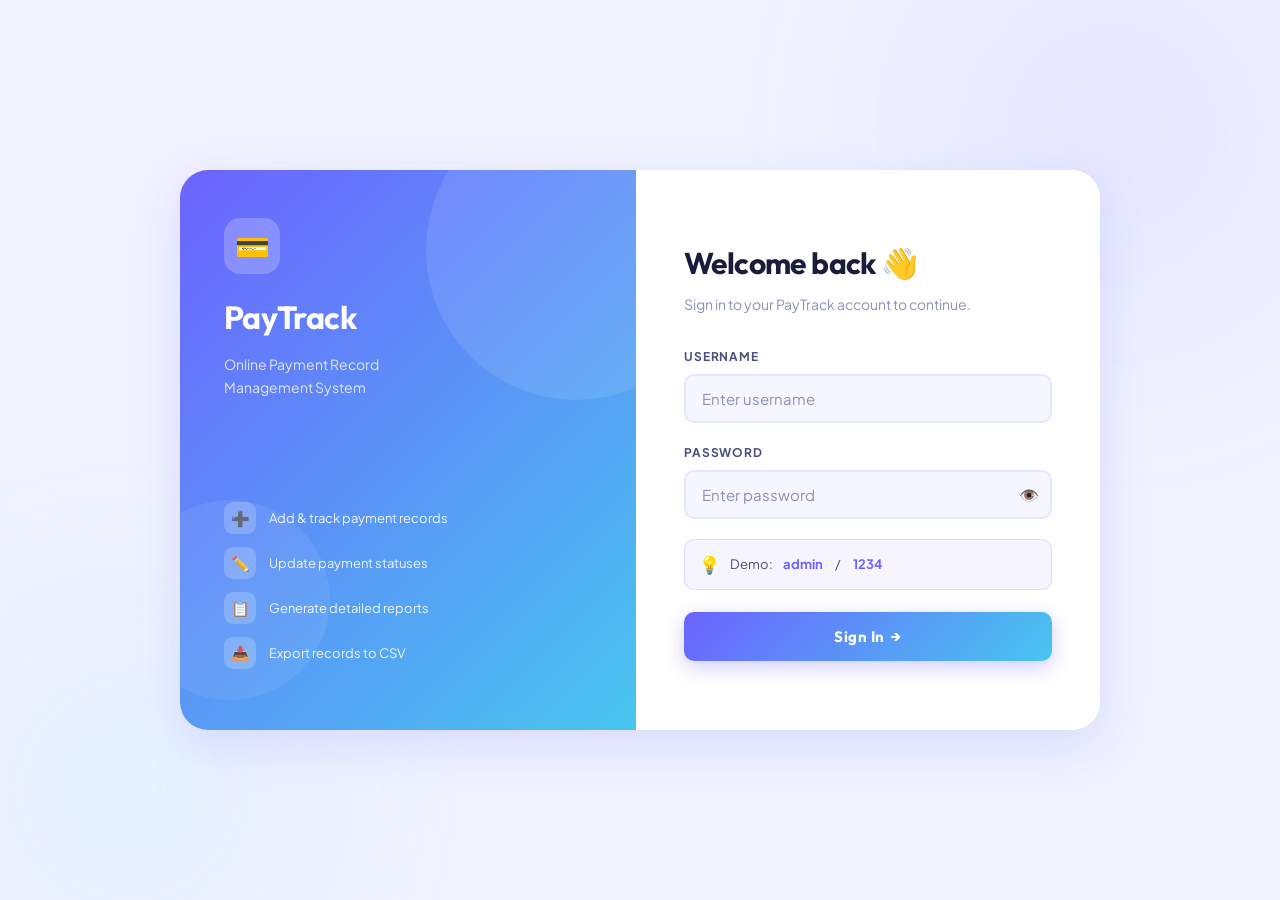
<file: index.html>
<!DOCTYPE html>
<html lang="en">
<head>
  <meta charset="UTF-8" />
  <meta name="viewport" content="width=device-width, initial-scale=1.0" />
  <title>Login — PayTrack</title>
  <link rel="stylesheet" href="style.css" />
</head>
<body>

  <div class="login-wrapper">
    <div class="login-split fade-in">

      <div class="login-panel-left">
        <div class="lp-brand">
          <div class="lp-icon">💳</div>
          <h1>PayTrack</h1>
          <p>Online Payment Record<br>Management System</p>
        </div>

        <div class="lp-features">
          <div class="lp-feature">
            <div class="lp-feature-dot">➕</div>
            Add & track payment records
          </div>
          <div class="lp-feature">
            <div class="lp-feature-dot">✏️</div>
            Update payment statuses
          </div>
          <div class="lp-feature">
            <div class="lp-feature-dot">📋</div>
            Generate detailed reports
          </div>
          <div class="lp-feature">
            <div class="lp-feature-dot">📥</div>
            Export records to CSV
          </div>
        </div>
      </div>

      <div class="login-panel-right">
        <h2>Welcome back 👋</h2>
        <p>Sign in to your PayTrack account to continue.</p>

        <div class="login-error" id="loginError"></div>

        <form id="loginForm" autocomplete="off" novalidate>

          <div class="form-group">
            <label for="username">Username</label>
            <input type="text" id="username" placeholder="Enter username" autocomplete="username" required />
          </div>

          <div class="form-group">
            <label for="password">Password</label>
            <div style="position:relative;">
              <input
                type="password" id="password"
                placeholder="Enter password"
                style="padding-right:44px;" required
              />
              <button type="button" id="togglePassword" style="
                position:absolute; right:13px; top:50%; transform:translateY(-50%);
                background:none; border:none; cursor:pointer; font-size:16px; color:var(--muted);
              ">👁️</button>
            </div>
          </div>

          <!-- Demo hint -->
          <div style="
            background:rgba(108,99,255,.07); border:1.5px solid rgba(108,99,255,.18);
            border-radius:10px; padding:11px 14px; margin-bottom:22px;
            font-size:13px; color:var(--text2); display:flex; align-items:center; gap:10px;
          ">
            <span style="font-size:17px;">💡</span>
            Demo: <strong style="color:var(--blue)">admin</strong> &nbsp;/&nbsp; <strong style="color:var(--blue)">1234</strong>
          </div>

          <button type="submit" class="btn btn-primary btn-full" style="font-size:15px; padding:15px;">
            Sign In &nbsp;→
          </button>

        </form>

      </div>
    </div>
  </div>

  <div id="toast-container"></div>
  <script src="script.js"></script>
</body>
</html>
</file>
<file: style.css>
@import url('https://fonts.googleapis.com/css2?family=Plus+Jakarta+Sans:wght@300;400;500;600;700;800&family=Outfit:wght@700;800;900&display=swap');

:root {
  --grad-main:   linear-gradient(135deg, #6c63ff 0%, #48c6ef 100%);
  --grad-green:  linear-gradient(135deg, #11998e 0%, #38ef7d 100%);
  --grad-orange: linear-gradient(135deg, #f7971e 0%, #ffd200 100%);
  --grad-pink:   linear-gradient(135deg, #f953c6 0%, #b91d73 100%);
  --grad-red:    linear-gradient(135deg, #ff416c 0%, #ff4b2b 100%);
  --grad-teal:   linear-gradient(135deg, #43cea2 0%, #185a9d 100%);

  --bg:        #f0f2ff;
  --surface:   #ffffff;
  --card:      rgba(255,255,255,0.85);
  --border:    rgba(108,99,255,0.14);
  --border2:   #e2e6ff;

  --text:      #1a1d3a;
  --text2:     #4a4f7a;
  --muted:     #8b90b8;

  --blue:      #6c63ff;
  --cyan:      #48c6ef;
  --green:     #38ef7d;
  --green2:    #11998e;
  --orange:    #f7971e;
  --yellow:    #ffd200;
  --pink:      #f953c6;
  --red:       #ff416c;

  --radius:    16px;
  --radius-sm: 10px;
  --shadow:    0 4px 24px rgba(108,99,255,.10);
  --shadow-lg: 0 16px 48px rgba(108,99,255,.16);
  --tr:        .22s cubic-bezier(.4,0,.2,1);
}

*, *::before, *::after { box-sizing: border-box; margin: 0; padding: 0; }
html { scroll-behavior: smooth; }
body {
  font-family: 'Plus Jakarta Sans', sans-serif;
  background: var(--bg);
  color: var(--text);
  min-height: 100vh;
  line-height: 1.6;
  font-size: 15px;
}
h1,h2,h3,h4 { font-family: 'Outfit', sans-serif; letter-spacing: -.02em; }
a { color: var(--blue); text-decoration: none; }
a:hover { text-decoration: underline; }

/* BG blobs */
body::before, body::after {
  content: ''; position: fixed; border-radius: 50%;
  filter: blur(90px); opacity: .38; pointer-events: none; z-index: 0;
}
body::before {
  width: 500px; height: 500px;
  background: radial-gradient(circle, #c7c2ff, transparent 70%);
  top: -120px; right: -80px;
}
body::after {
  width: 420px; height: 420px;
  background: radial-gradient(circle, #baf0ff, transparent 70%);
  bottom: -100px; left: -80px;
}

/* ============================================
   LOGIN PAGE
   ============================================ */
.login-wrapper {
  display: flex; align-items: center; justify-content: center;
  min-height: 100vh; padding: 24px; position: relative; z-index: 1;
}
.login-split {
  display: flex; width: 100%; max-width: 920px; min-height: 560px;
  border-radius: 28px; overflow: hidden;
  box-shadow: var(--shadow-lg); background: var(--surface);
}

/* Left decorative panel */
.login-panel-left {
  flex: 1; background: var(--grad-main);
  padding: 48px 44px; display: flex; flex-direction: column;
  justify-content: space-between; position: relative; overflow: hidden;
}
.login-panel-left::before {
  content: ''; position: absolute; width: 300px; height: 300px;
  background: rgba(255,255,255,.1); border-radius: 50%; top: -70px; right: -90px;
}
.login-panel-left::after {
  content: ''; position: absolute; width: 200px; height: 200px;
  background: rgba(255,255,255,.07); border-radius: 50%; bottom: 30px; left: -50px;
}
.lp-brand { position: relative; z-index: 1; }
.lp-icon {
  width: 56px; height: 56px; background: rgba(255,255,255,.22);
  border-radius: 16px; display: flex; align-items: center; justify-content: center;
  font-size: 28px; margin-bottom: 18px; backdrop-filter: blur(6px);
}
.lp-brand h1 { color: #fff; font-size: 32px; margin-bottom: 10px; }
.lp-brand p  { color: rgba(255,255,255,.8); font-size: 14px; font-family: 'Plus Jakarta Sans',sans-serif; }

.lp-features { position: relative; z-index: 1; }
.lp-feature {
  display: flex; align-items: center; gap: 13px;
  color: rgba(255,255,255,.9); font-size: 13px; margin-bottom: 13px;
  font-family: 'Plus Jakarta Sans',sans-serif;
}
.lp-feature-dot {
  width: 32px; height: 32px; flex-shrink: 0;
  background: rgba(255,255,255,.2); border-radius: 9px;
  display: flex; align-items: center; justify-content: center; font-size: 15px;
}

/* Right form panel */
.login-panel-right {
  flex: 1; padding: 52px 48px;
  display: flex; flex-direction: column; justify-content: center;
  background: var(--surface);
}
.login-panel-right h2 { font-size: 30px; margin-bottom: 6px; }
.login-panel-right > p { color: var(--muted); font-size: 14px; margin-bottom: 32px; }
.login-error {
  background: rgba(255,65,108,.07); border: 1.5px solid rgba(255,65,108,.3);
  border-radius: var(--radius-sm); padding: 11px 14px;
  font-size: 13px; color: var(--red); margin-bottom: 16px; display: none;
}

.form-group { margin-bottom: 20px; }
.form-group label {
  display: block; font-size: 12px; font-weight: 700;
  text-transform: uppercase; letter-spacing: .07em; color: var(--text2); margin-bottom: 8px;
}
.form-group input, .form-group select {
  width: 100%; background: #f5f6ff; border: 2px solid var(--border2);
  border-radius: var(--radius-sm); padding: 13px 16px;
  color: var(--text); font-family: 'Plus Jakarta Sans',sans-serif; font-size: 15px;
  outline: none; transition: border-color var(--tr), box-shadow var(--tr), background var(--tr);
}
.form-group input:focus, .form-group select:focus {
  border-color: var(--blue); background: #fff;
  box-shadow: 0 0 0 4px rgba(108,99,255,.1);
}
.form-group input::placeholder { color: var(--muted); }
.form-hint { font-size: 12px; color: var(--muted); margin-top: 5px; }

.btn {
  display: inline-flex; align-items: center; justify-content: center; gap: 8px;
  padding: 13px 26px; border-radius: var(--radius-sm);
  font-family: 'Outfit',sans-serif; font-size: 14px; font-weight: 700; letter-spacing: .03em;
  border: none; cursor: pointer; transition: all var(--tr);
  white-space: nowrap; position: relative; overflow: hidden;
}
.btn::after {
  content: ''; position: absolute; inset: 0;
  background: rgba(255,255,255,0); transition: background var(--tr);
}
.btn:hover::after { background: rgba(255,255,255,.12); }
.btn:active { transform: scale(.97); }

.btn-primary  { background: var(--grad-main); color:#fff; box-shadow: 0 6px 20px rgba(108,99,255,.32); }
.btn-primary:hover  { box-shadow: 0 10px 28px rgba(108,99,255,.48); transform: translateY(-1px); }

.btn-success  { background: var(--grad-green); color:#fff; box-shadow: 0 6px 20px rgba(17,153,142,.28); }
.btn-success:hover  { box-shadow: 0 10px 28px rgba(17,153,142,.44); transform: translateY(-1px); }

.btn-danger   { background: var(--grad-red); color:#fff; box-shadow: 0 4px 14px rgba(255,65,108,.28); }
.btn-danger:hover   { box-shadow: 0 8px 22px rgba(255,65,108,.44); transform: translateY(-1px); }

.btn-outline  { background: transparent; color: var(--text2); border: 2px solid var(--border2); }
.btn-outline:hover  { border-color: var(--blue); color: var(--blue); background: rgba(108,99,255,.05); }
.btn-outline::after { display: none; }

.btn-ghost    { background: rgba(108,99,255,.08); color: var(--blue); border: none; }
.btn-ghost:hover    { background: rgba(108,99,255,.16); }
.btn-ghost::after   { display: none; }

.btn-sm  { padding: 7px 16px; font-size: 12px; border-radius: 8px; }
.btn-full { width: 100%; }

.shell { display: flex; min-height: 100vh; position: relative; z-index: 1; }

/* ── Sidebar ─────────────────────────────────── */
.sidebar {
  width: 256px; flex-shrink: 0;
  background: var(--surface); border-right: 1px solid var(--border2);
  display: flex; flex-direction: column;
  position: fixed; top:0; left:0; height:100vh;
  z-index: 100; box-shadow: 4px 0 24px rgba(108,99,255,.06);
  transition: transform var(--tr);
}
.sidebar-header {
  background: var(--grad-main); padding: 26px 24px 22px;
  display: flex; align-items: center; gap: 13px;
}
.sh-icon {
  width: 42px; height: 42px; flex-shrink: 0;
  background: rgba(255,255,255,.22); border-radius: 12px;
  display: flex; align-items: center; justify-content: center;
  font-size: 20px; backdrop-filter: blur(6px);
}
.sidebar-header span {
  font-family: 'Outfit',sans-serif; font-size: 16px; font-weight: 800;
  color: #fff; line-height: 1.25;
}
.sidebar-header small { display:block; font-size:10px; opacity:.75; font-family:'Plus Jakarta Sans',sans-serif; font-weight:400; }

.nav-section { padding: 20px 16px 6px; font-size: 10px; font-weight: 700; letter-spacing: .1em; text-transform: uppercase; color: var(--muted); }

.nav-link {
  display: flex; align-items: center; gap: 12px;
  padding: 11px 20px; color: var(--text2); font-size: 14px; font-weight: 600;
  border-radius: 10px; margin: 2px 10px;
  transition: all var(--tr); text-decoration: none;
}
.nav-link:hover { color: var(--blue); background: rgba(108,99,255,.07); text-decoration: none; }
.nav-link.active { color: #fff !important; background: var(--grad-main) !important; box-shadow: 0 4px 14px rgba(108,99,255,.3); }
.nav-link.active .nav-badge { background: rgba(255,255,255,.25); color:#fff; }
.nav-icon { font-size: 18px; flex-shrink: 0; }
.nav-badge {
  margin-left: auto; background: #f0f2ff; color: var(--blue);
  font-size: 10px; font-weight: 700; padding: 2px 7px; border-radius: 20px;
  font-family: 'Plus Jakarta Sans',sans-serif;
}

.sidebar-footer { margin-top: auto; padding: 16px; border-top: 1px solid var(--border2); }
.user-chip { display:flex; align-items:center; gap:10px; background:#f5f6ff; border-radius:12px; padding:10px 12px; }
.user-avatar {
  width: 36px; height: 36px; flex-shrink:0;
  background: var(--grad-main); border-radius:10px;
  display:flex; align-items:center; justify-content:center;
  font-family:'Outfit',sans-serif; font-size:15px; font-weight:800; color:#fff;
}
.user-info { flex:1; overflow:hidden; }
.user-info strong { display:block; font-size:13px; font-weight:700; white-space:nowrap; overflow:hidden; text-overflow:ellipsis; }
.user-info small  { font-size:11px; color:var(--muted); }
#logoutBtn { background:none; border:none; color:var(--muted); font-size:17px; cursor:pointer; padding:4px; transition:color var(--tr); flex-shrink:0; }
#logoutBtn:hover { color: var(--red); }

/* ── Main ───────────────────────────────────── */
.main { margin-left: 256px; flex:1; padding: 36px 40px; min-height:100vh; }

.page-header { margin-bottom:32px; padding-bottom:24px; border-bottom:1px solid var(--border2); display:flex; align-items:flex-start; justify-content:space-between; flex-wrap:wrap; gap:12px; }
.page-header-left h1 { font-size:30px; margin-bottom:4px; }
.page-header-left p  { color:var(--muted); font-size:14px; }
.page-pill { display:inline-block; padding:3px 12px; border-radius:20px; font-size:11px; font-weight:700; background:rgba(108,99,255,.1); color:var(--blue); margin-bottom:6px; }
.section-label { font-size:11px; font-weight:800; text-transform:uppercase; letter-spacing:.1em; color:var(--muted); margin-bottom:16px; margin-top:36px; }


.stats-grid { display:grid; grid-template-columns:repeat(auto-fill,minmax(200px,1fr)); gap:20px; margin-bottom:36px; }
.stat-card {
  background: var(--surface); border-radius:20px; padding:24px;
  position:relative; overflow:hidden;
  box-shadow: var(--shadow); border:1px solid var(--border2);
  transition: transform var(--tr), box-shadow var(--tr);
}
.stat-card:hover { transform:translateY(-4px); box-shadow:var(--shadow-lg); }
.stat-card::before { content:''; position:absolute; top:0;left:0;right:0;height:4px; background:var(--sc-grad,var(--grad-main)); }
.stat-icon-wrap {
  width:48px; height:48px; border-radius:14px;
  display:flex; align-items:center; justify-content:center; font-size:22px;
  margin-bottom:16px; background:var(--sc-bg,rgba(108,99,255,.1));
}
.stat-value { font-family:'Outfit',sans-serif; font-weight:900; font-size:32px; color:var(--text); line-height:1; margin-bottom:6px; }
.stat-label { font-size:12px; color:var(--muted); font-weight:600; text-transform:uppercase; letter-spacing:.06em; }

.actions-grid { display:grid; grid-template-columns:repeat(auto-fill,minmax(240px,1fr)); gap:18px; }
.action-card {
  background:var(--surface); border:1.5px solid var(--border2); border-radius:20px; padding:26px;
  display:flex; align-items:center; gap:18px;
  cursor:pointer; text-decoration:none; color:var(--text);
  transition:all var(--tr); position:relative; overflow:hidden;
}
.action-card::after { content:''; position:absolute; top:0;right:0;bottom:0; width:4px; background:var(--ac-grad,var(--grad-main)); opacity:0; transition:opacity var(--tr); }
.action-card:hover { border-color:transparent; box-shadow:var(--shadow-lg); transform:translateY(-3px); text-decoration:none; color:var(--text); }
.action-card:hover::after { opacity:1; }
.ac-icon { width:56px; height:56px; flex-shrink:0; border-radius:16px; display:flex; align-items:center; justify-content:center; font-size:26px; background:var(--ac-bg,rgba(108,99,255,.1)); transition:transform var(--tr); }
.action-card:hover .ac-icon { transform:scale(1.1) rotate(-5deg); }
.ac-info strong { display:block; font-family:'Outfit',sans-serif; font-size:16px; font-weight:700; margin-bottom:3px; }
.ac-info small  { font-size:12px; color:var(--muted); }
.ac-arrow { margin-left:auto; font-size:20px; color:var(--muted); transition:transform var(--tr),color var(--tr); flex-shrink:0; }
.action-card:hover .ac-arrow { transform:translateX(4px); color:var(--blue); }


.content-card { background:var(--surface); border:1.5px solid var(--border2); border-radius:20px; padding:36px; max-width:560px; box-shadow:var(--shadow); }
.content-card .card-title { font-size:22px; margin-bottom:4px; }
.content-card .card-desc  { color:var(--muted); font-size:13px; margin-bottom:28px; }

.table-wrapper { background:var(--surface); border:1.5px solid var(--border2); border-radius:20px; overflow:hidden; box-shadow:var(--shadow); }
.table-toolbar { padding:20px 24px; border-bottom:1px solid var(--border2); display:flex; align-items:center; flex-wrap:wrap; gap:14px; }
.table-toolbar h3 { font-size:17px; flex:1; min-width:120px; }
.search-box { display:flex; align-items:center; gap:8px; background:#f5f6ff; border:2px solid var(--border2); border-radius:var(--radius-sm); padding:8px 14px; transition:border-color var(--tr); }
.search-box:focus-within { border-color:var(--blue); background:#fff; }
.search-box input { background:none; border:none; outline:none; color:var(--text); font-family:'Plus Jakarta Sans',sans-serif; font-size:14px; width:180px; }
.search-box input::placeholder { color:var(--muted); }

table { width:100%; border-collapse:collapse; }
thead tr { background:linear-gradient(90deg,#f5f6ff,#eef0ff); }
thead th { padding:13px 20px; text-align:left; font-size:11px; font-weight:800; letter-spacing:.08em; text-transform:uppercase; color:var(--text2); border-bottom:1.5px solid var(--border2); white-space:nowrap; }
tbody tr { border-bottom:1px solid #f0f2ff; transition:background var(--tr); }
tbody tr:last-child { border-bottom:none; }
tbody tr:hover { background:rgba(108,99,255,.03); }
tbody td { padding:14px 20px; font-size:14px; vertical-align:middle; }
.td-id     { font-family:monospace; font-size:12px; color:var(--muted); }
.td-name   { font-weight:700; }
.td-amount { font-family:'Outfit',sans-serif; font-weight:800; font-size:15px; color:var(--green2); }


.badge { display:inline-flex; align-items:center; gap:5px; padding:5px 12px; border-radius:20px; font-size:11px; font-weight:700; letter-spacing:.04em; text-transform:uppercase; }
.badge-pending { background:linear-gradient(135deg,rgba(247,151,30,.1),rgba(255,210,0,.1)); color:#c27b0a; border:1.5px solid rgba(247,151,30,.28); }
.badge-paid    { background:linear-gradient(135deg,rgba(17,153,142,.1),rgba(56,239,125,.1)); color:var(--green2); border:1.5px solid rgba(17,153,142,.28); }
.badge-dot     { width:6px; height:6px; border-radius:50%; background:currentColor; }


.filter-bar { display:flex; gap:8px; margin-bottom:20px; flex-wrap:wrap; align-items:center; }
.filter-btn { padding:7px 18px; border-radius:20px; font-size:13px; font-weight:700; border:2px solid var(--border2); background:var(--surface); color:var(--text2); cursor:pointer; transition:all var(--tr); font-family:'Plus Jakarta Sans',sans-serif; }
.filter-btn:hover  { border-color:var(--blue); color:var(--blue); }
.filter-btn.active { border-color:transparent; color:#fff; background:var(--grad-main); box-shadow:0 4px 12px rgba(108,99,255,.3); }


.payment-list { display:flex; flex-direction:column; gap:10px; margin-bottom:24px; max-height:400px; overflow-y:auto; padding-right:4px; }
.payment-list::-webkit-scrollbar { width:5px; }
.payment-list::-webkit-scrollbar-track { background:#f5f6ff; border-radius:4px; }
.payment-list::-webkit-scrollbar-thumb { background:var(--border2); border-radius:4px; }

.payment-item { background:#f8f9ff; border:2px solid var(--border2); border-radius:14px; padding:16px 18px; display:flex; align-items:center; gap:14px; cursor:pointer; transition:all var(--tr); }
.payment-item:hover   { border-color:var(--blue); background:#fff; box-shadow:0 4px 16px rgba(108,99,255,.12); }
.payment-item.selected { border-color:var(--blue); background:rgba(108,99,255,.06); box-shadow:0 4px 16px rgba(108,99,255,.18); }
.payment-item.is-paid  { opacity:.45; cursor:not-allowed; }
.payment-item.is-paid:hover { border-color:var(--border2); background:#f8f9ff; box-shadow:none; }

.pi-avatar { width:40px; height:40px; flex-shrink:0; border-radius:12px; background:var(--grad-main); display:flex; align-items:center; justify-content:center; font-family:'Outfit',sans-serif; font-size:16px; font-weight:800; color:#fff; }
.pi-info { flex:1; }
.pi-info strong { display:block; font-size:14px; font-weight:700; margin-bottom:2px; }
.pi-info span   { font-size:12px; color:var(--muted); }
.pi-right { text-align:right; flex-shrink:0; }
.pi-amount { font-family:'Outfit',sans-serif; font-weight:800; font-size:14px; color:var(--green2); margin-bottom:4px; }


.empty-state { text-align:center; padding:60px 24px; color:var(--muted); }
.empty-state .es-icon { font-size:52px; margin-bottom:14px; display:inline-block; animation:float 3s ease-in-out infinite; }
.empty-state h3 { font-size:18px; color:var(--text); margin-bottom:8px; }
.empty-state p  { font-size:13px; max-width:280px; margin:0 auto 20px; }
@keyframes float { 0%,100%{transform:translateY(0)} 50%{transform:translateY(-8px)} }


.confirm-card {
  background:linear-gradient(135deg,rgba(17,153,142,.04),rgba(56,239,125,.04));
  border:2px solid rgba(17,153,142,.22); border-radius:20px; padding:28px;
  max-width:560px; margin-top:20px; display:none;
}
.confirm-row { display:flex; align-items:center; gap:8px; padding:12px 0; border-bottom:1px solid rgba(17,153,142,.12); font-size:14px; }
.confirm-row:last-of-type { border-bottom:none; }
.confirm-row .cr-label { color:var(--muted); font-weight:600; font-size:13px; min-width:110px; }
.confirm-row .cr-val   { font-weight:700; }


#toast-container { position:fixed; bottom:28px; right:28px; display:flex; flex-direction:column; gap:10px; z-index:9999; }
.toast { display:flex; align-items:center; gap:12px; background:var(--surface); border-radius:14px; padding:14px 18px; min-width:290px; max-width:360px; box-shadow:0 8px 32px rgba(0,0,0,.12); animation:slideIn .3s cubic-bezier(.34,1.56,.64,1) both; font-size:14px; font-weight:500; border:1.5px solid var(--border2); }
.toast-success { border-left:4px solid var(--green2); }
.toast-error   { border-left:4px solid var(--red); }
.toast-info    { border-left:4px solid var(--blue); }
.toast-icon    { font-size:20px; flex-shrink:0; }
.toast-msg     { flex:1; }
.toast-dismiss { background:none; border:none; color:var(--muted); cursor:pointer; font-size:18px; line-height:1; padding:0; }
.toast-dismiss:hover { color:var(--red); }


.modal-overlay { position:fixed; inset:0; background:rgba(26,29,58,.4); backdrop-filter:blur(6px); display:flex; align-items:center; justify-content:center; z-index:500; padding:24px; }
.modal { background:var(--surface); border-radius:22px; padding:36px; width:100%; max-width:420px; box-shadow:var(--shadow-lg); animation:popIn .3s cubic-bezier(.34,1.56,.64,1) both; border:1.5px solid var(--border2); }
.modal h3 { font-size:22px; margin-bottom:10px; }
.modal p  { color:var(--text2); font-size:14px; margin-bottom:26px; line-height:1.6; }
.modal-actions { display:flex; gap:12px; justify-content:flex-end; }

@keyframes fadeUp  { from{opacity:0;transform:translateY(20px)} to{opacity:1;transform:translateY(0)} }
@keyframes slideIn { from{opacity:0;transform:translateX(24px)} to{opacity:1;transform:translateX(0)} }
@keyframes popIn   { from{opacity:0;transform:scale(.88)} to{opacity:1;transform:scale(1)} }

.fade-in    { animation:fadeUp .45s ease both; }
.fade-in-d1 { animation:fadeUp .45s .08s ease both; }
.fade-in-d2 { animation:fadeUp .45s .16s ease both; }
.fade-in-d3 { animation:fadeUp .45s .24s ease both; }


.menu-toggle { display:none; position:fixed; top:16px; left:16px; z-index:200; background:var(--surface); border:1.5px solid var(--border2); border-radius:10px; padding:8px 11px; cursor:pointer; font-size:20px; color:var(--text); box-shadow:var(--shadow); }

@media (max-width:860px) {
  .menu-toggle { display:flex; align-items:center; justify-content:center; }
  .sidebar { transform:translateX(-100%); }
  .sidebar.open { transform:translateX(0); box-shadow:var(--shadow-lg); }
  .main { margin-left:0; padding:20px 16px; }
  .login-panel-left { display:none; }
  .login-split { max-width:460px; }
  .stats-grid, .actions-grid { grid-template-columns:1fr 1fr; }
}
@media (max-width:500px) {
  .stats-grid, .actions-grid { grid-template-columns:1fr; }
}
</file>
